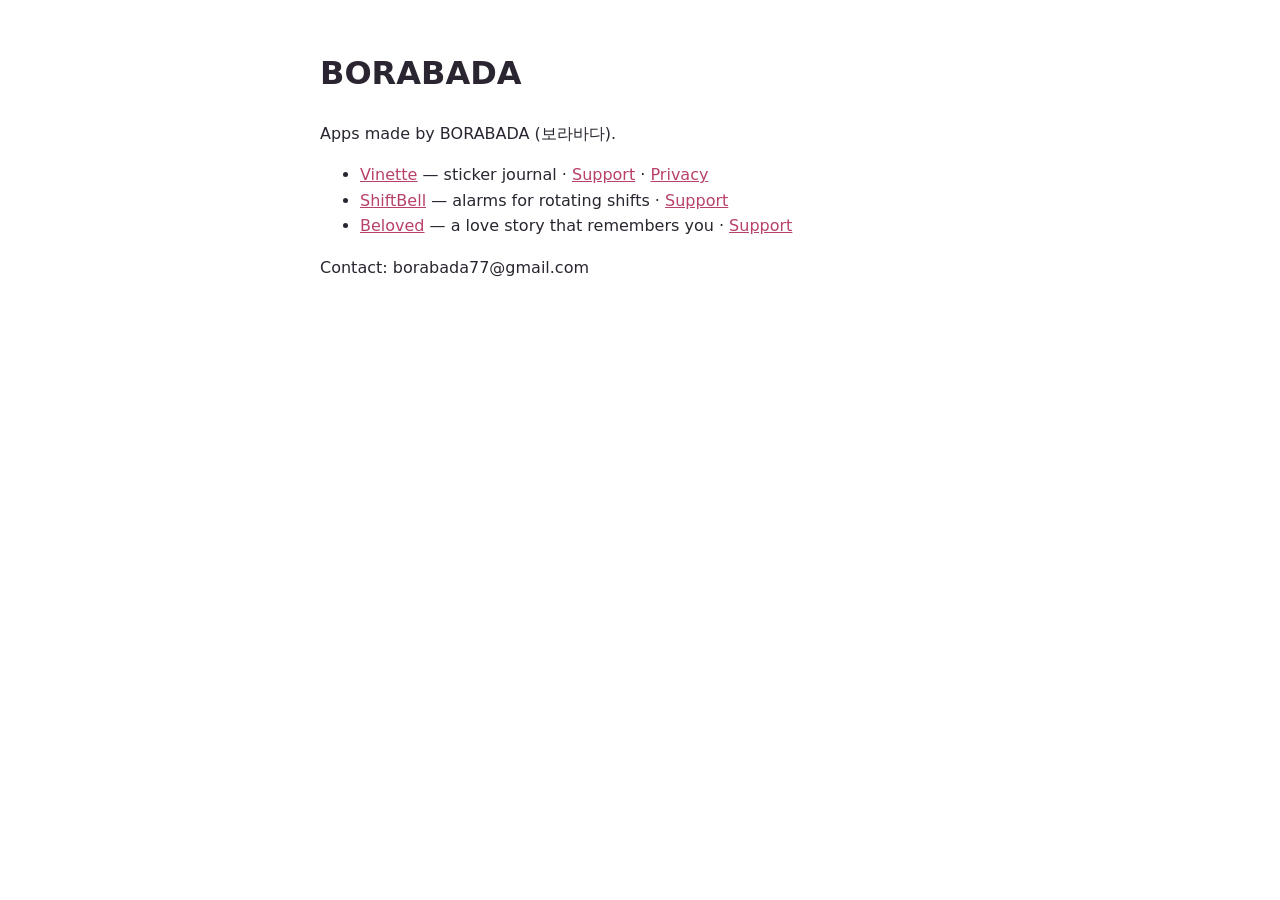
<file: index.html>
<!doctype html>
<html lang="en"><head><meta charset="utf-8"><meta name="viewport" content="width=device-width, initial-scale=1">
<title>BORABADA</title>
<style>body{font-family:-apple-system,system-ui,sans-serif;max-width:640px;margin:48px auto;padding:0 16px;line-height:1.6;color:#2a2530}a{color:#b8416a}</style></head>
<body><h1>BORABADA</h1>
<p>Apps made by BORABADA (보라바다).</p>
<ul>
<li><a href="https://vinetteapp.github.io/">Vinette</a> — sticker journal · <a href="/vinette-legal/support.html">Support</a> · <a href="/vinette-legal/legal/privacy-policy.html">Privacy</a></li>
<li><a href="/shiftbell-legal/">ShiftBell</a> — alarms for rotating shifts · <a href="/shiftbell-legal/support.html">Support</a></li>
<li><a href="/beloved/">Beloved</a> — a love story that remembers you · <a href="/beloved/support">Support</a></li>
</ul>
<p>Contact: borabada77@gmail.com</p></body></html>
</file>
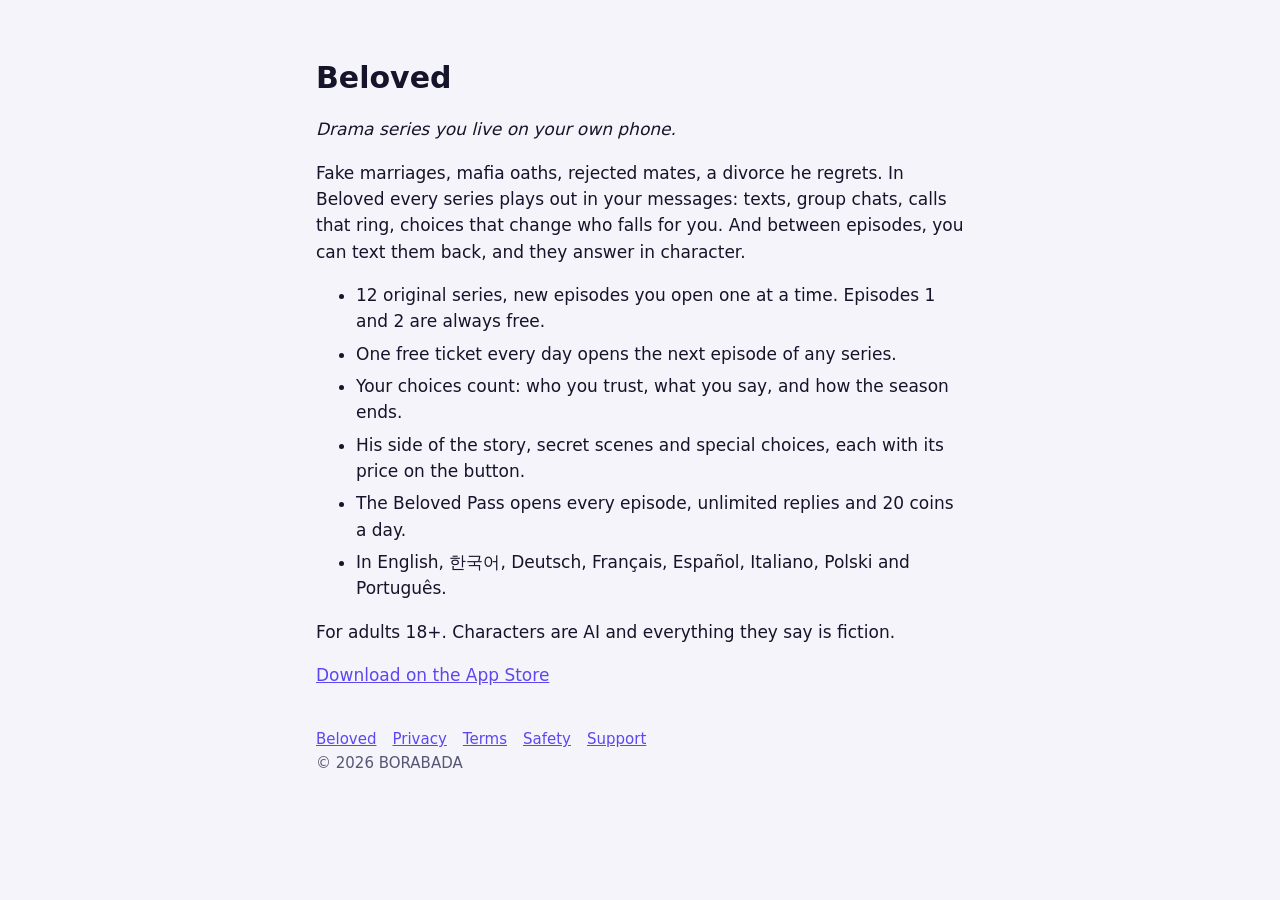
<file: beloved/index.html>
<!doctype html>
<html lang="en">
<head>
<meta charset="utf-8">
<meta name="viewport" content="width=device-width, initial-scale=1">
<meta name="apple-itunes-app" content="app-id=6826913237">
<title>Beloved — drama series you live on your phone</title>
<link rel="stylesheet" href="/beloved/style.css">
</head>
<body><main>
<h1>Beloved</h1>
<p><em>Drama series you live on your own phone.</em></p>
<p>Fake marriages, mafia oaths, rejected mates, a divorce he regrets. In Beloved every series plays out in your messages: texts, group chats, calls that ring, choices that change who falls for you. And between episodes, you can text them back, and they answer in character.</p>
<ul><li>12 original series, new episodes you open one at a time. Episodes 1 and 2 are always free.</li>
<li>One free ticket every day opens the next episode of any series.</li>
<li>Your choices count: who you trust, what you say, and how the season ends.</li>
<li>His side of the story, secret scenes and special choices, each with its price on the button.</li>
<li>The Beloved Pass opens every episode, unlimited replies and 20 coins a day.</li>
<li>In English, 한국어, Deutsch, Français, Español, Italiano, Polski and Português.</li></ul>
<p>For adults 18+. Characters are AI and everything they say is fiction.</p>
<p><a href="https://apps.apple.com/app/id6826913237">Download on the App Store</a></p>
<footer><a href="/beloved/">Beloved</a><a href="/beloved/privacy">Privacy</a><a href="/beloved/terms">Terms</a><a href="/beloved/safety">Safety</a><a href="/beloved/support">Support</a><br>© 2026 BORABADA</footer>
</main></body></html>
</file>
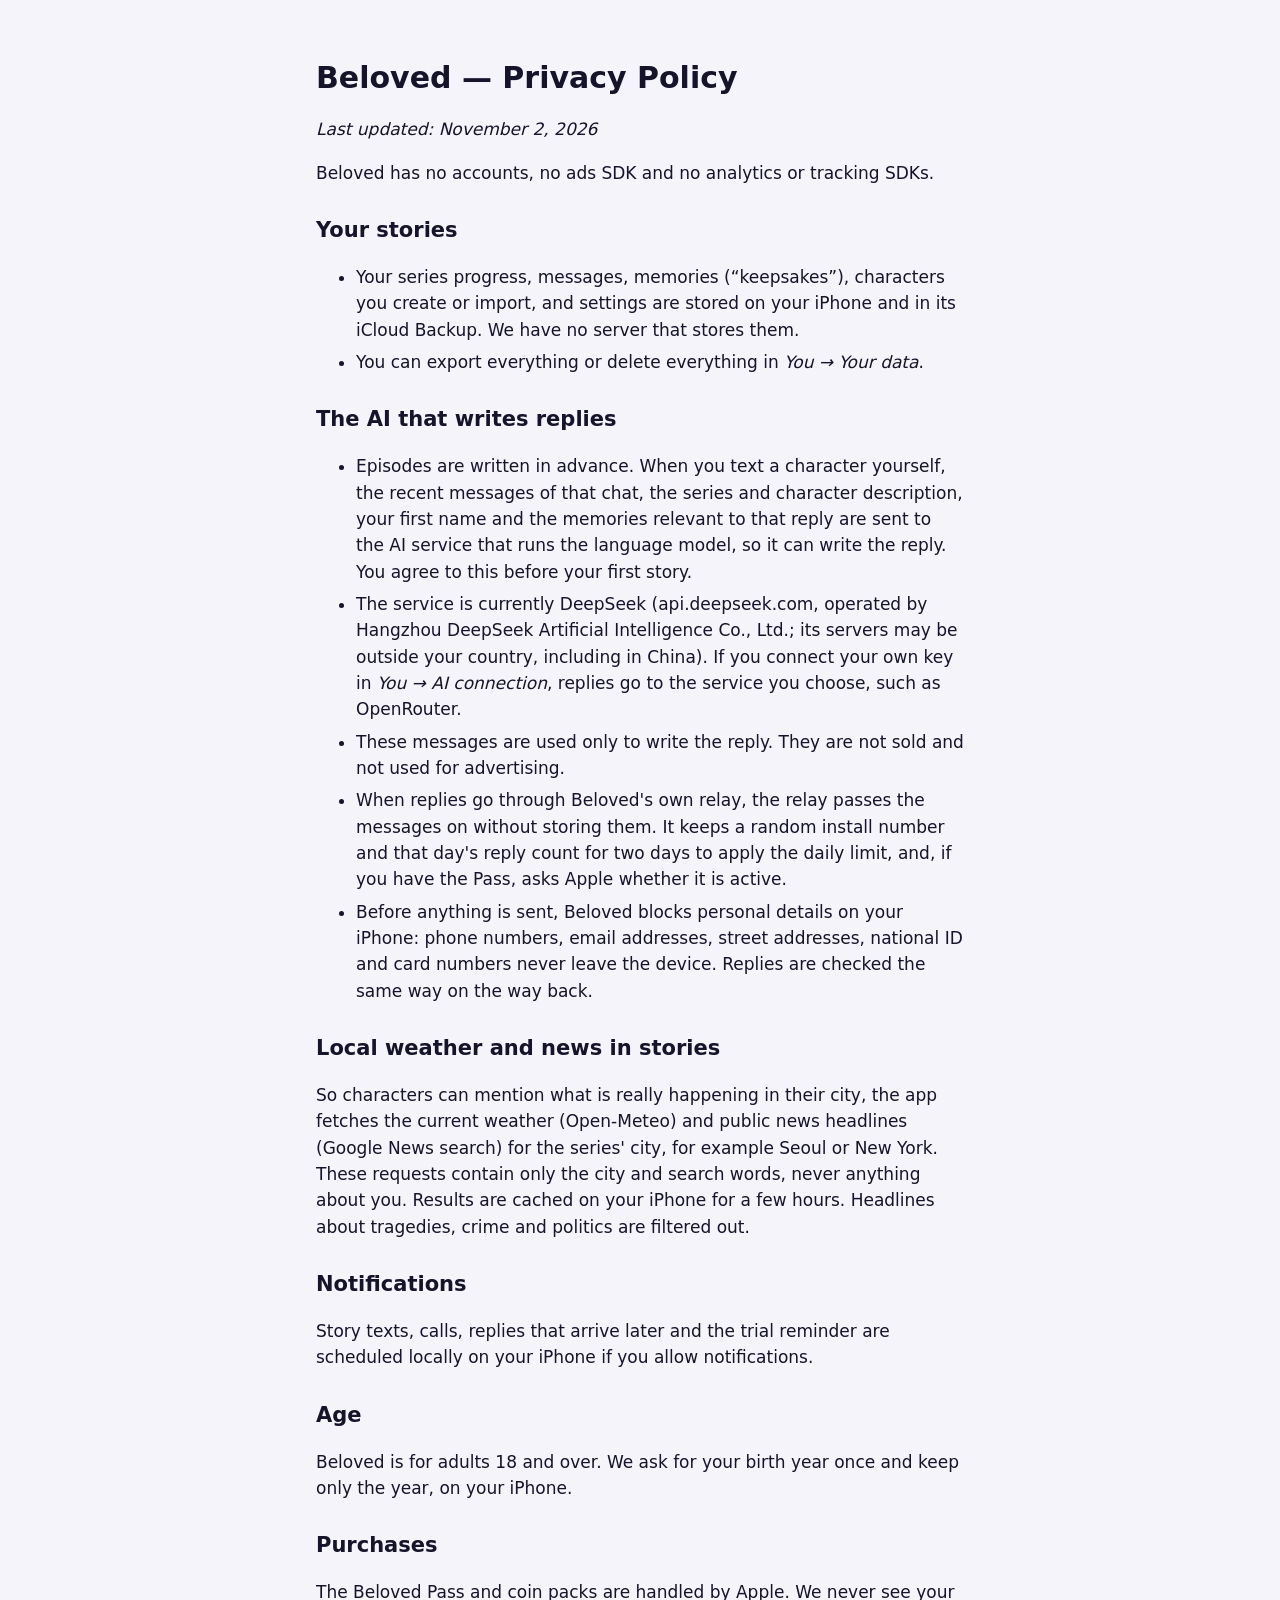
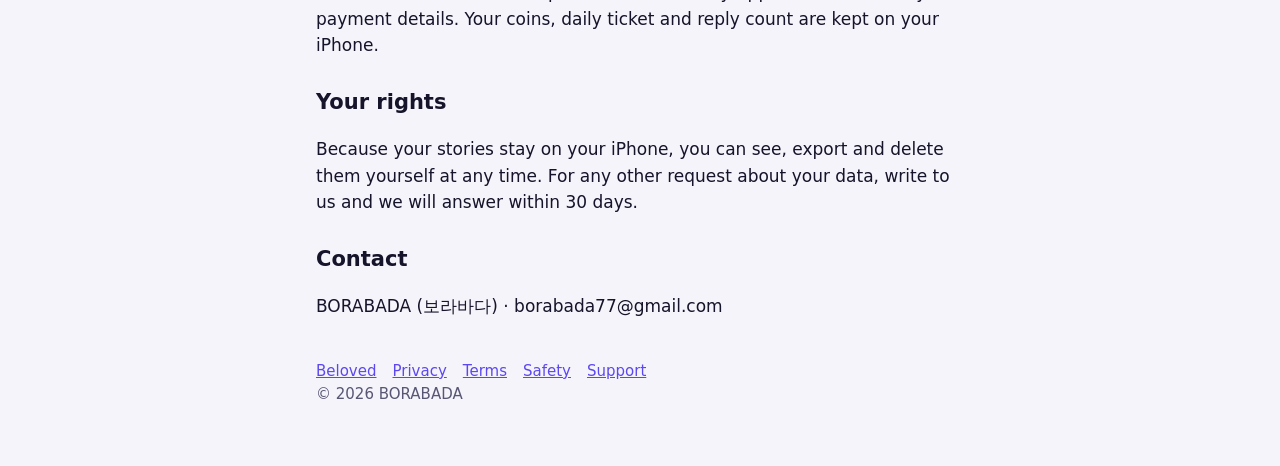
<file: beloved/privacy.html>
<!doctype html>
<html lang="en">
<head>
<meta charset="utf-8">
<meta name="viewport" content="width=device-width, initial-scale=1">
<meta name="apple-itunes-app" content="app-id=6826913237">
<title>Beloved — Privacy Policy</title>
<link rel="stylesheet" href="/beloved/style.css">
</head>
<body><main>
<h1>Beloved — Privacy Policy</h1>
<p><em>Last updated: November 2, 2026</em></p>
<p>Beloved has no accounts, no ads SDK and no analytics or tracking SDKs.</p>
<h2>Your stories</h2>
<ul><li>Your series progress, messages, memories (“keepsakes”), characters you create or import, and settings are stored on your iPhone and in its iCloud Backup. We have no server that stores them.</li>
<li>You can export everything or delete everything in <em>You → Your data</em>.</li></ul>
<h2>The AI that writes replies</h2>
<ul><li>Episodes are written in advance. When you text a character yourself, the recent messages of that chat, the series and character description, your first name and the memories relevant to that reply are sent to the AI service that runs the language model, so it can write the reply. You agree to this before your first story.</li>
<li>The service is currently DeepSeek (api.deepseek.com, operated by Hangzhou DeepSeek Artificial Intelligence Co., Ltd.; its servers may be outside your country, including in China). If you connect your own key in <em>You → AI connection</em>, replies go to the service you choose, such as OpenRouter.</li>
<li>These messages are used only to write the reply. They are not sold and not used for advertising.</li>
<li>When replies go through Beloved's own relay, the relay passes the messages on without storing them. It keeps a random install number and that day's reply count for two days to apply the daily limit, and, if you have the Pass, asks Apple whether it is active.</li>
<li>Before anything is sent, Beloved blocks personal details on your iPhone: phone numbers, email addresses, street addresses, national ID and card numbers never leave the device. Replies are checked the same way on the way back.</li></ul>
<h2>Local weather and news in stories</h2><p>So characters can mention what is really happening in their city, the app fetches the current weather (Open-Meteo) and public news headlines (Google News search) for the series' city, for example Seoul or New York. These requests contain only the city and search words, never anything about you. Results are cached on your iPhone for a few hours. Headlines about tragedies, crime and politics are filtered out.</p>
<h2>Notifications</h2><p>Story texts, calls, replies that arrive later and the trial reminder are scheduled locally on your iPhone if you allow notifications.</p>
<h2>Age</h2><p>Beloved is for adults 18 and over. We ask for your birth year once and keep only the year, on your iPhone.</p>
<h2>Purchases</h2><p>The Beloved Pass and coin packs are handled by Apple. We never see your payment details. Your coins, daily ticket and reply count are kept on your iPhone.</p>
<h2>Your rights</h2><p>Because your stories stay on your iPhone, you can see, export and delete them yourself at any time. For any other request about your data, write to us and we will answer within 30 days.</p>
<h2>Contact</h2><p>BORABADA (보라바다) · borabada77@gmail.com</p>
<footer><a href="/beloved/">Beloved</a><a href="/beloved/privacy">Privacy</a><a href="/beloved/terms">Terms</a><a href="/beloved/safety">Safety</a><a href="/beloved/support">Support</a><br>© 2026 BORABADA</footer>
</main></body></html>
</file>
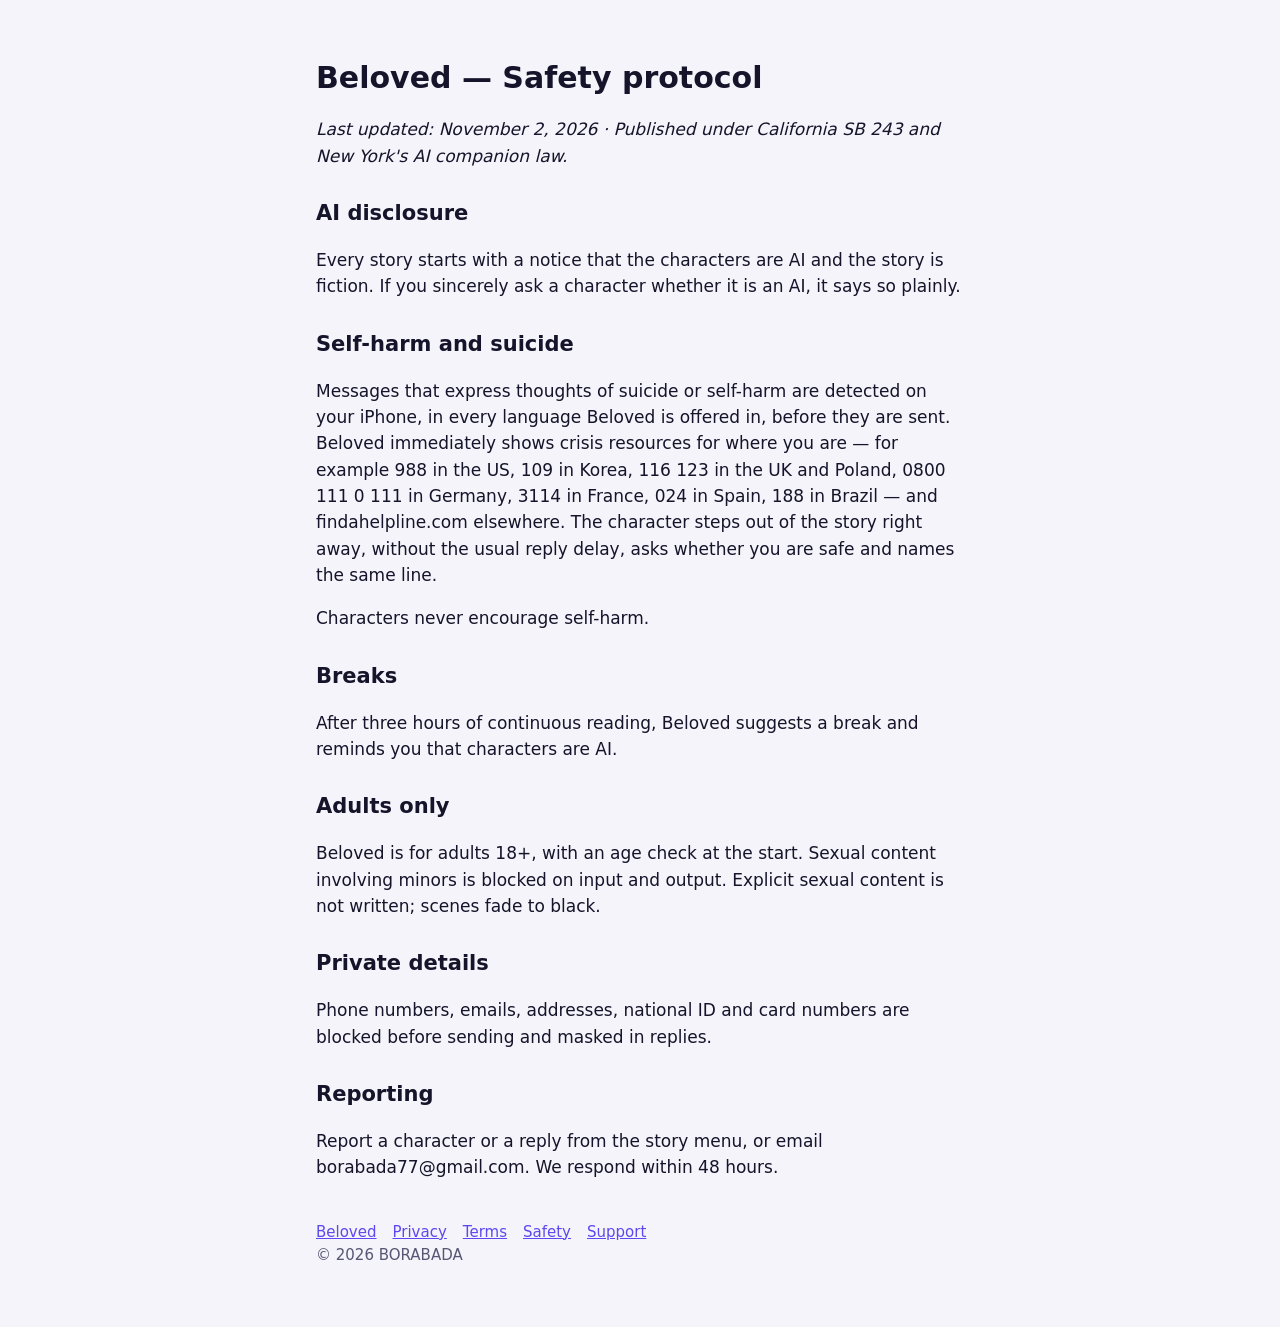
<file: beloved/safety.html>
<!doctype html>
<html lang="en">
<head>
<meta charset="utf-8">
<meta name="viewport" content="width=device-width, initial-scale=1">
<meta name="apple-itunes-app" content="app-id=6826913237">
<title>Beloved — Safety protocol</title>
<link rel="stylesheet" href="/beloved/style.css">
</head>
<body><main>
<h1>Beloved — Safety protocol</h1>
<p><em>Last updated: November 2, 2026 · Published under California SB 243 and New York's AI companion law.</em></p>
<h2>AI disclosure</h2><p>Every story starts with a notice that the characters are AI and the story is fiction. If you sincerely ask a character whether it is an AI, it says so plainly.</p>
<h2>Self-harm and suicide</h2><p>Messages that express thoughts of suicide or self-harm are detected on your iPhone, in every language Beloved is offered in, before they are sent. Beloved immediately shows crisis resources for where you are — for example 988 in the US, 109 in Korea, 116 123 in the UK and Poland, 0800 111 0 111 in Germany, 3114 in France, 024 in Spain, 188 in Brazil — and findahelpline.com elsewhere. The character steps out of the story right away, without the usual reply delay, asks whether you are safe and names the same line.</p>
<p>Characters never encourage self-harm.</p>
<h2>Breaks</h2><p>After three hours of continuous reading, Beloved suggests a break and reminds you that characters are AI.</p>
<h2>Adults only</h2><p>Beloved is for adults 18+, with an age check at the start. Sexual content involving minors is blocked on input and output. Explicit sexual content is not written; scenes fade to black.</p>
<h2>Private details</h2><p>Phone numbers, emails, addresses, national ID and card numbers are blocked before sending and masked in replies.</p>
<h2>Reporting</h2><p>Report a character or a reply from the story menu, or email borabada77@gmail.com. We respond within 48 hours.</p>
<footer><a href="/beloved/">Beloved</a><a href="/beloved/privacy">Privacy</a><a href="/beloved/terms">Terms</a><a href="/beloved/safety">Safety</a><a href="/beloved/support">Support</a><br>© 2026 BORABADA</footer>
</main></body></html>
</file>
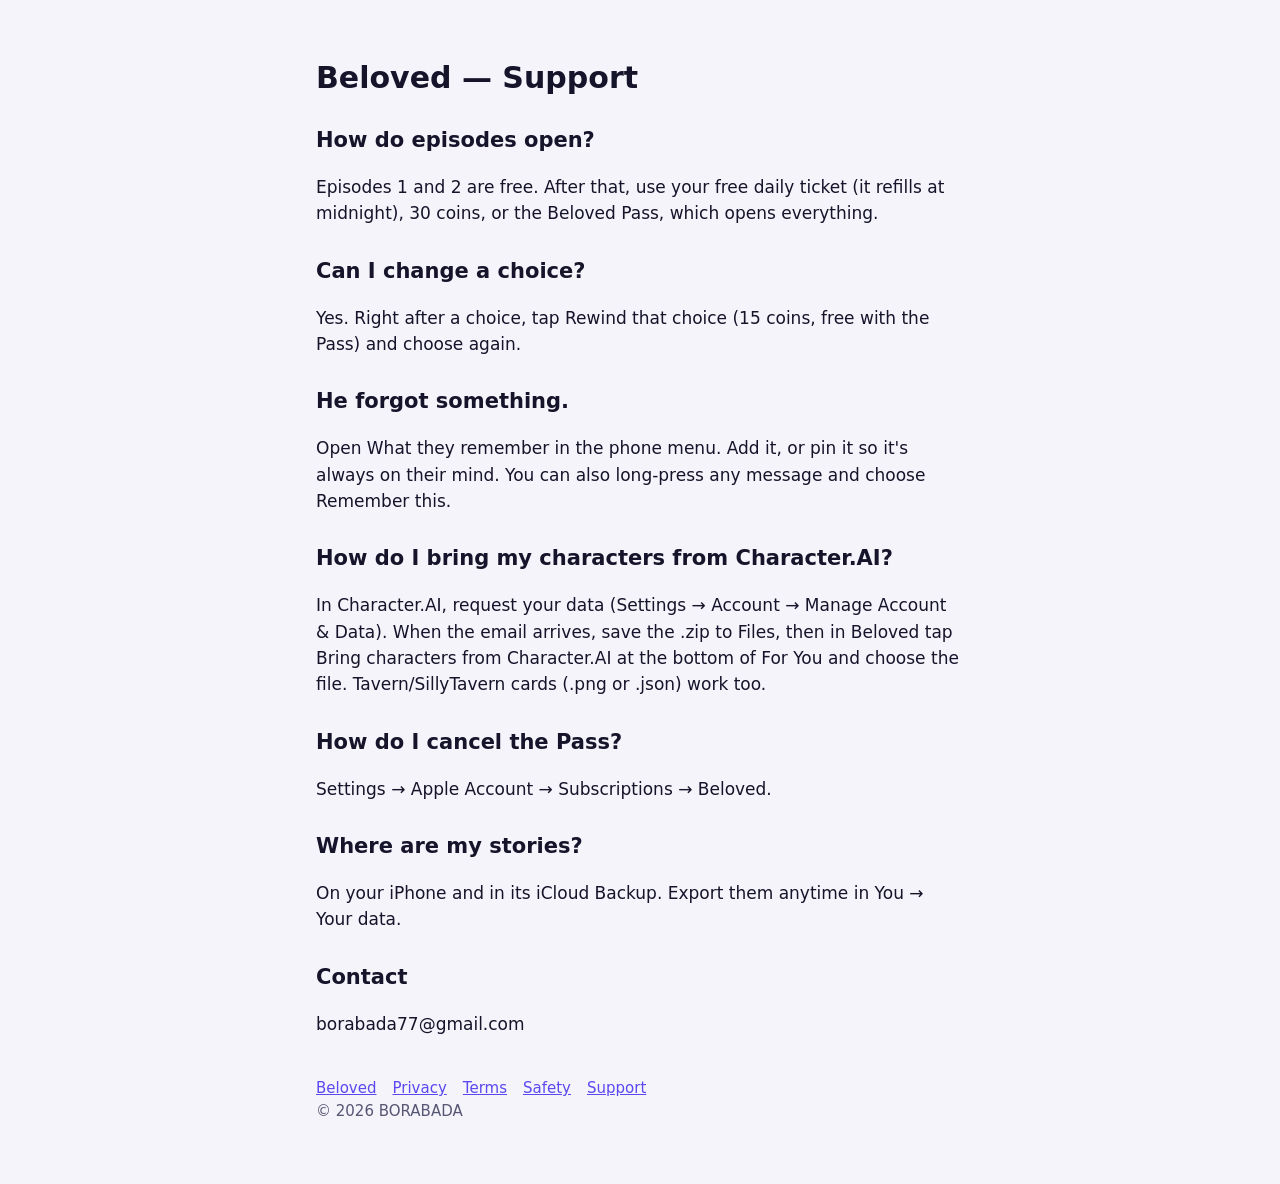
<file: beloved/support.html>
<!doctype html>
<html lang="en">
<head>
<meta charset="utf-8">
<meta name="viewport" content="width=device-width, initial-scale=1">
<meta name="apple-itunes-app" content="app-id=6826913237">
<title>Beloved — Support</title>
<link rel="stylesheet" href="/beloved/style.css">
</head>
<body><main>
<h1>Beloved — Support</h1>
<h2>How do episodes open?</h2><p>Episodes 1 and 2 are free. After that, use your free daily ticket (it refills at midnight), 30 coins, or the Beloved Pass, which opens everything.</p>
<h2>Can I change a choice?</h2><p>Yes. Right after a choice, tap Rewind that choice (15 coins, free with the Pass) and choose again.</p>
<h2>He forgot something.</h2><p>Open What they remember in the phone menu. Add it, or pin it so it's always on their mind. You can also long-press any message and choose Remember this.</p>
<h2>How do I bring my characters from Character.AI?</h2><p>In Character.AI, request your data (Settings → Account → Manage Account &amp; Data). When the email arrives, save the .zip to Files, then in Beloved tap Bring characters from Character.AI at the bottom of For You and choose the file. Tavern/SillyTavern cards (.png or .json) work too.</p>
<h2>How do I cancel the Pass?</h2><p>Settings → Apple Account → Subscriptions → Beloved.</p>
<h2>Where are my stories?</h2><p>On your iPhone and in its iCloud Backup. Export them anytime in You → Your data.</p>
<h2>Contact</h2><p>borabada77@gmail.com</p>
<footer><a href="/beloved/">Beloved</a><a href="/beloved/privacy">Privacy</a><a href="/beloved/terms">Terms</a><a href="/beloved/safety">Safety</a><a href="/beloved/support">Support</a><br>© 2026 BORABADA</footer>
</main></body></html>
</file>
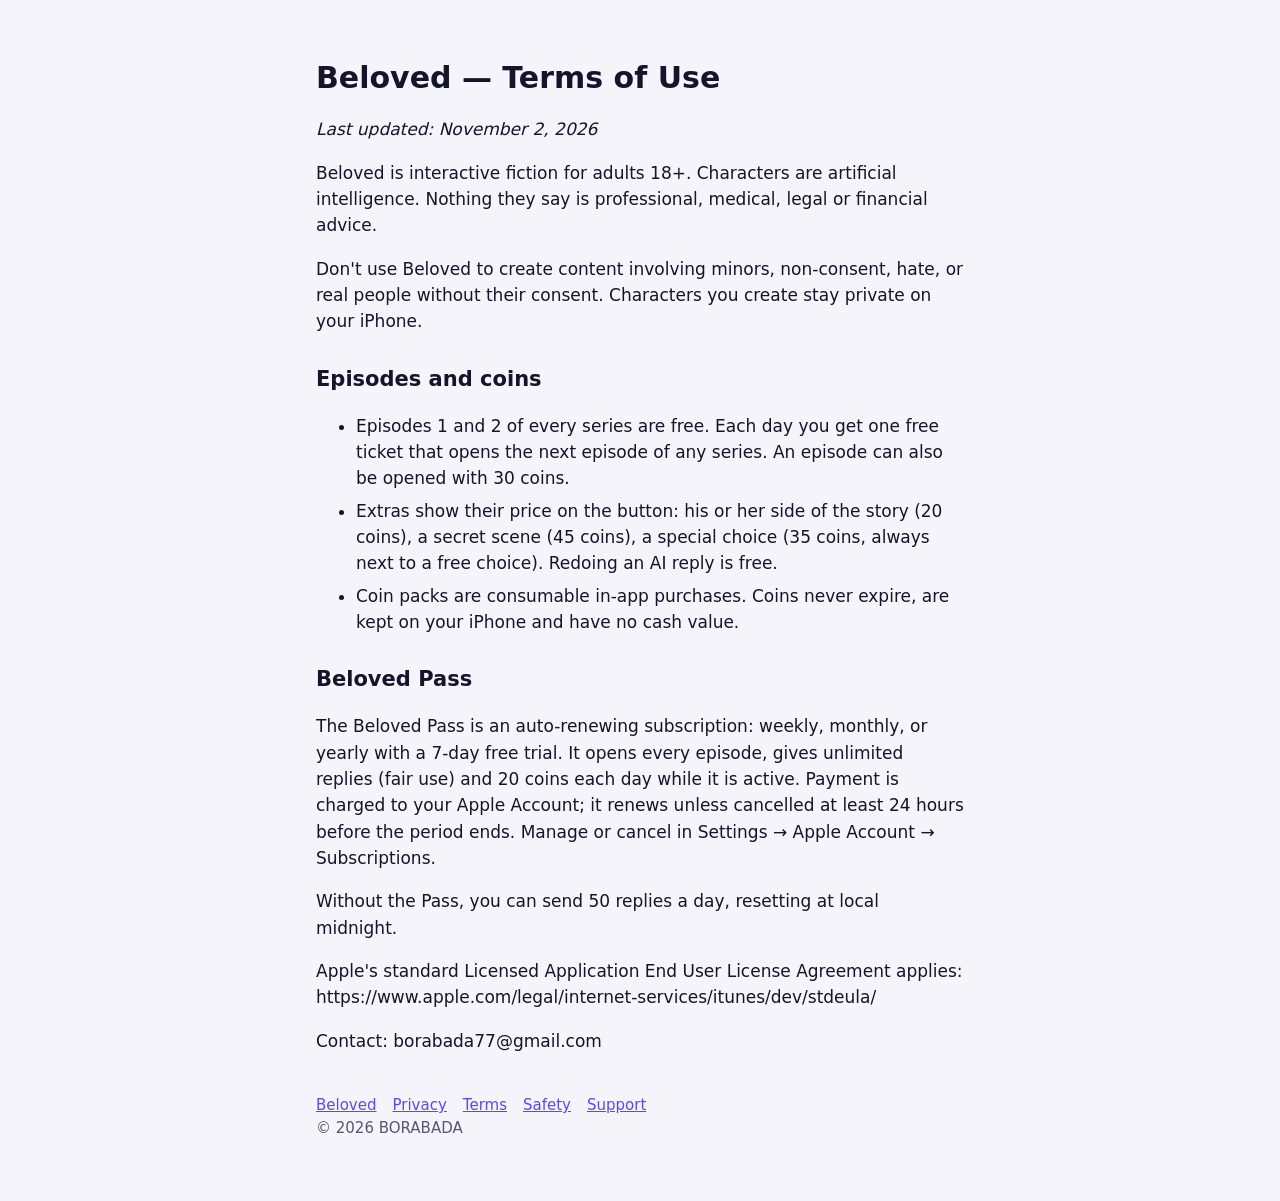
<file: beloved/terms.html>
<!doctype html>
<html lang="en">
<head>
<meta charset="utf-8">
<meta name="viewport" content="width=device-width, initial-scale=1">
<meta name="apple-itunes-app" content="app-id=6826913237">
<title>Beloved — Terms of Use</title>
<link rel="stylesheet" href="/beloved/style.css">
</head>
<body><main>
<h1>Beloved — Terms of Use</h1>
<p><em>Last updated: November 2, 2026</em></p>
<p>Beloved is interactive fiction for adults 18+. Characters are artificial intelligence. Nothing they say is professional, medical, legal or financial advice.</p>
<p>Don't use Beloved to create content involving minors, non-consent, hate, or real people without their consent. Characters you create stay private on your iPhone.</p>
<h2>Episodes and coins</h2>
<ul><li>Episodes 1 and 2 of every series are free. Each day you get one free ticket that opens the next episode of any series. An episode can also be opened with 30 coins.</li>
<li>Extras show their price on the button: his or her side of the story (20 coins), a secret scene (45 coins), a special choice (35 coins, always next to a free choice). Redoing an AI reply is free.</li>
<li>Coin packs are consumable in-app purchases. Coins never expire, are kept on your iPhone and have no cash value.</li></ul>
<h2>Beloved Pass</h2>
<p>The Beloved Pass is an auto-renewing subscription: weekly, monthly, or yearly with a 7-day free trial. It opens every episode, gives unlimited replies (fair use) and 20 coins each day while it is active. Payment is charged to your Apple Account; it renews unless cancelled at least 24 hours before the period ends. Manage or cancel in Settings → Apple Account → Subscriptions.</p>
<p>Without the Pass, you can send 50 replies a day, resetting at local midnight.</p>
<p>Apple's standard Licensed Application End User License Agreement applies: https://www.apple.com/legal/internet-services/itunes/dev/stdeula/</p>
<p>Contact: borabada77@gmail.com</p>
<footer><a href="/beloved/">Beloved</a><a href="/beloved/privacy">Privacy</a><a href="/beloved/terms">Terms</a><a href="/beloved/safety">Safety</a><a href="/beloved/support">Support</a><br>© 2026 BORABADA</footer>
</main></body></html>
</file>
<file: beloved/style.css>
:root { --bg:#F5F4FA; --card:#FFFFFF; --ink:#15142A; --soft:#575674; --brand:#5B48F0; --hit:#F2B21B; --stage:#0D0F1F; --stageInk:#F2F1FA; }
@media (prefers-color-scheme: dark) { :root { --bg:#0D0F1F; --card:#181A30; --ink:#F2F1FA; --soft:#A6A4C4; --brand:#8577FF; --hit:#FFC53D; } }
* { box-sizing: border-box; }
body { margin:0; background:var(--bg); color:var(--ink); font:17px/1.55 ui-rounded,-apple-system,system-ui,sans-serif; }
main { max-width:680px; margin:0 auto; padding:40px 16px 60px; }
h1 { font-size:30px; line-height:1.2; } h2 { font-size:21px; margin-top:28px; }
a { color:var(--brand); } li { margin:6px 0; }
footer { margin-top:40px; font-size:15px; color:var(--soft); } footer a { margin-right:16px; }
.hero { background:var(--stage); color:var(--stageInk); border-radius:22px; padding:28px 22px; }
.hero h1 { margin:8px 0 6px; } .hero p { color:rgba(242,241,250,.6); margin:0; }
.btn { display:block; text-align:center; padding:16px; border-radius:999px; background:var(--brand); color:#fff; font-weight:700; text-decoration:none; margin-top:16px; }
@media (prefers-color-scheme: dark) { .btn { color:#0D0F1F; } }
.btn.secondary { background:var(--card); color:var(--ink); }
.mark { display:flex; align-items:center; gap:8px; font-weight:900; font-size:20px; }
</file>
